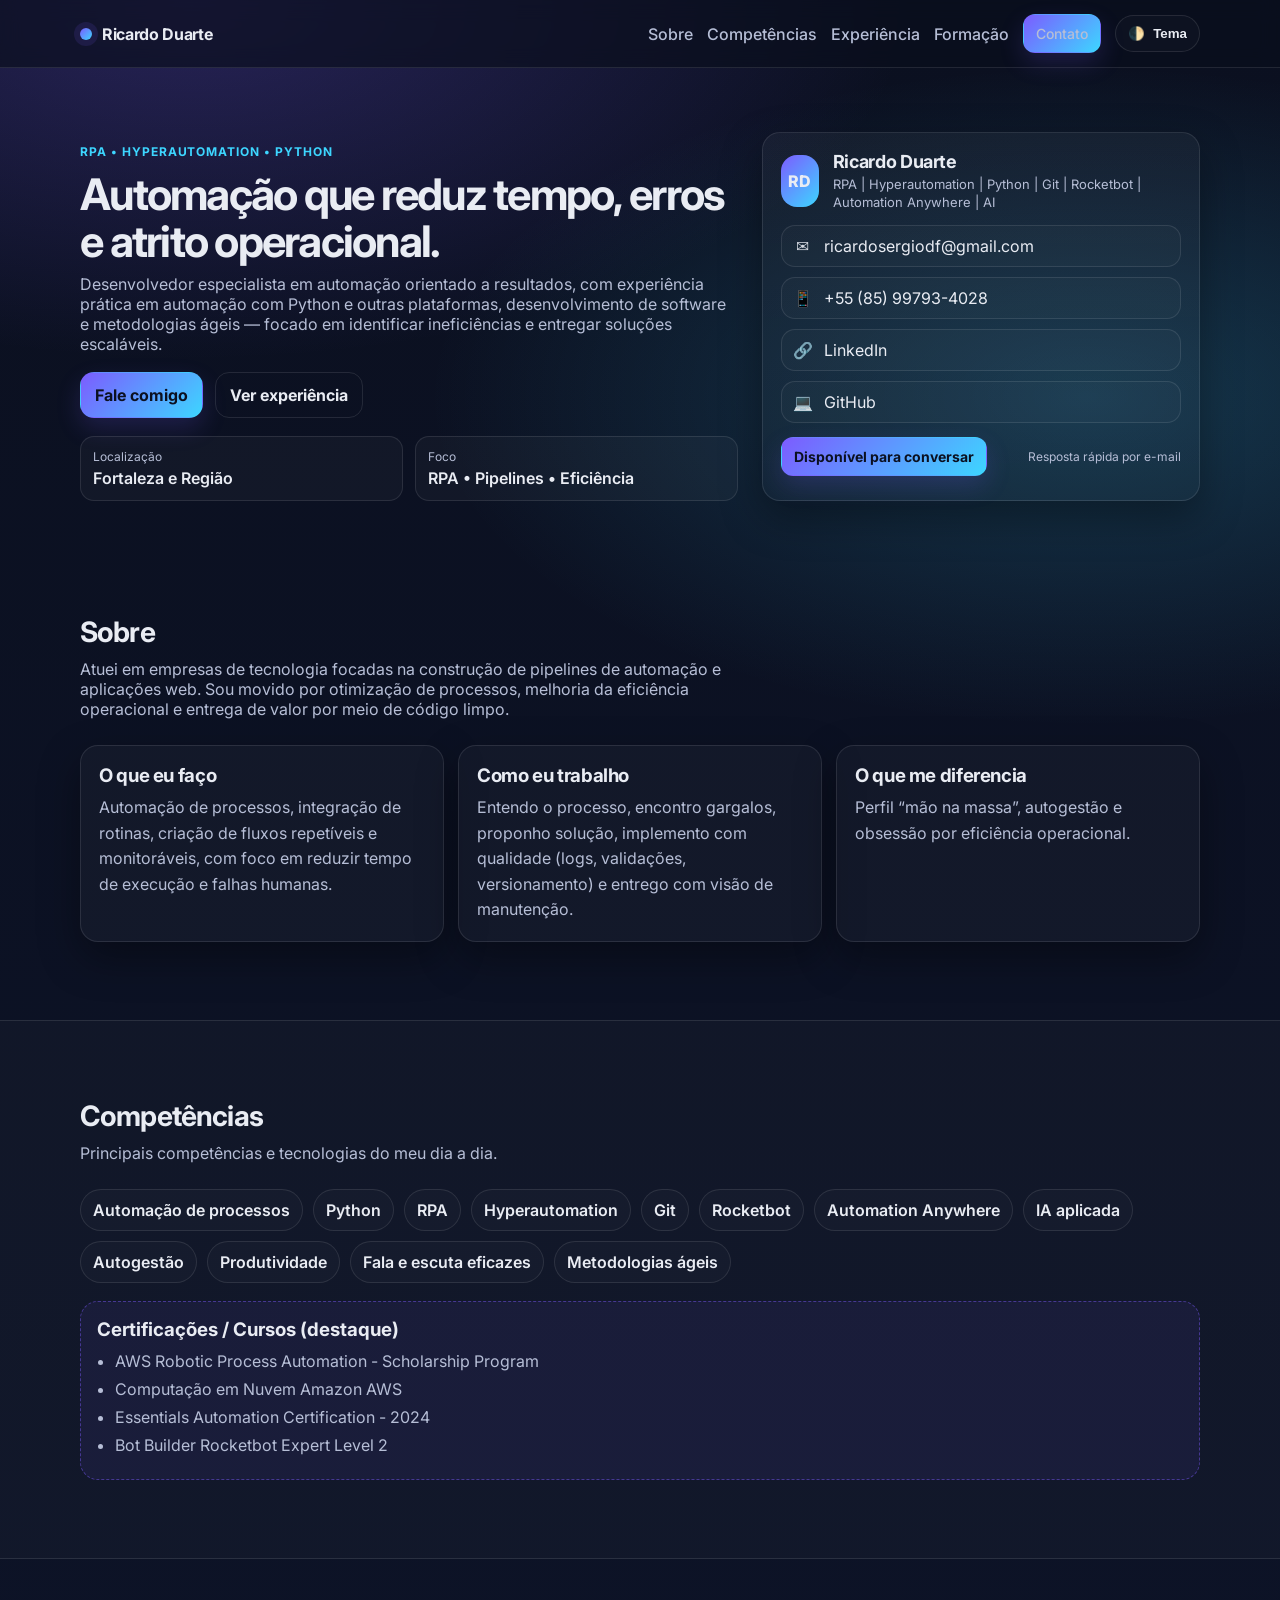
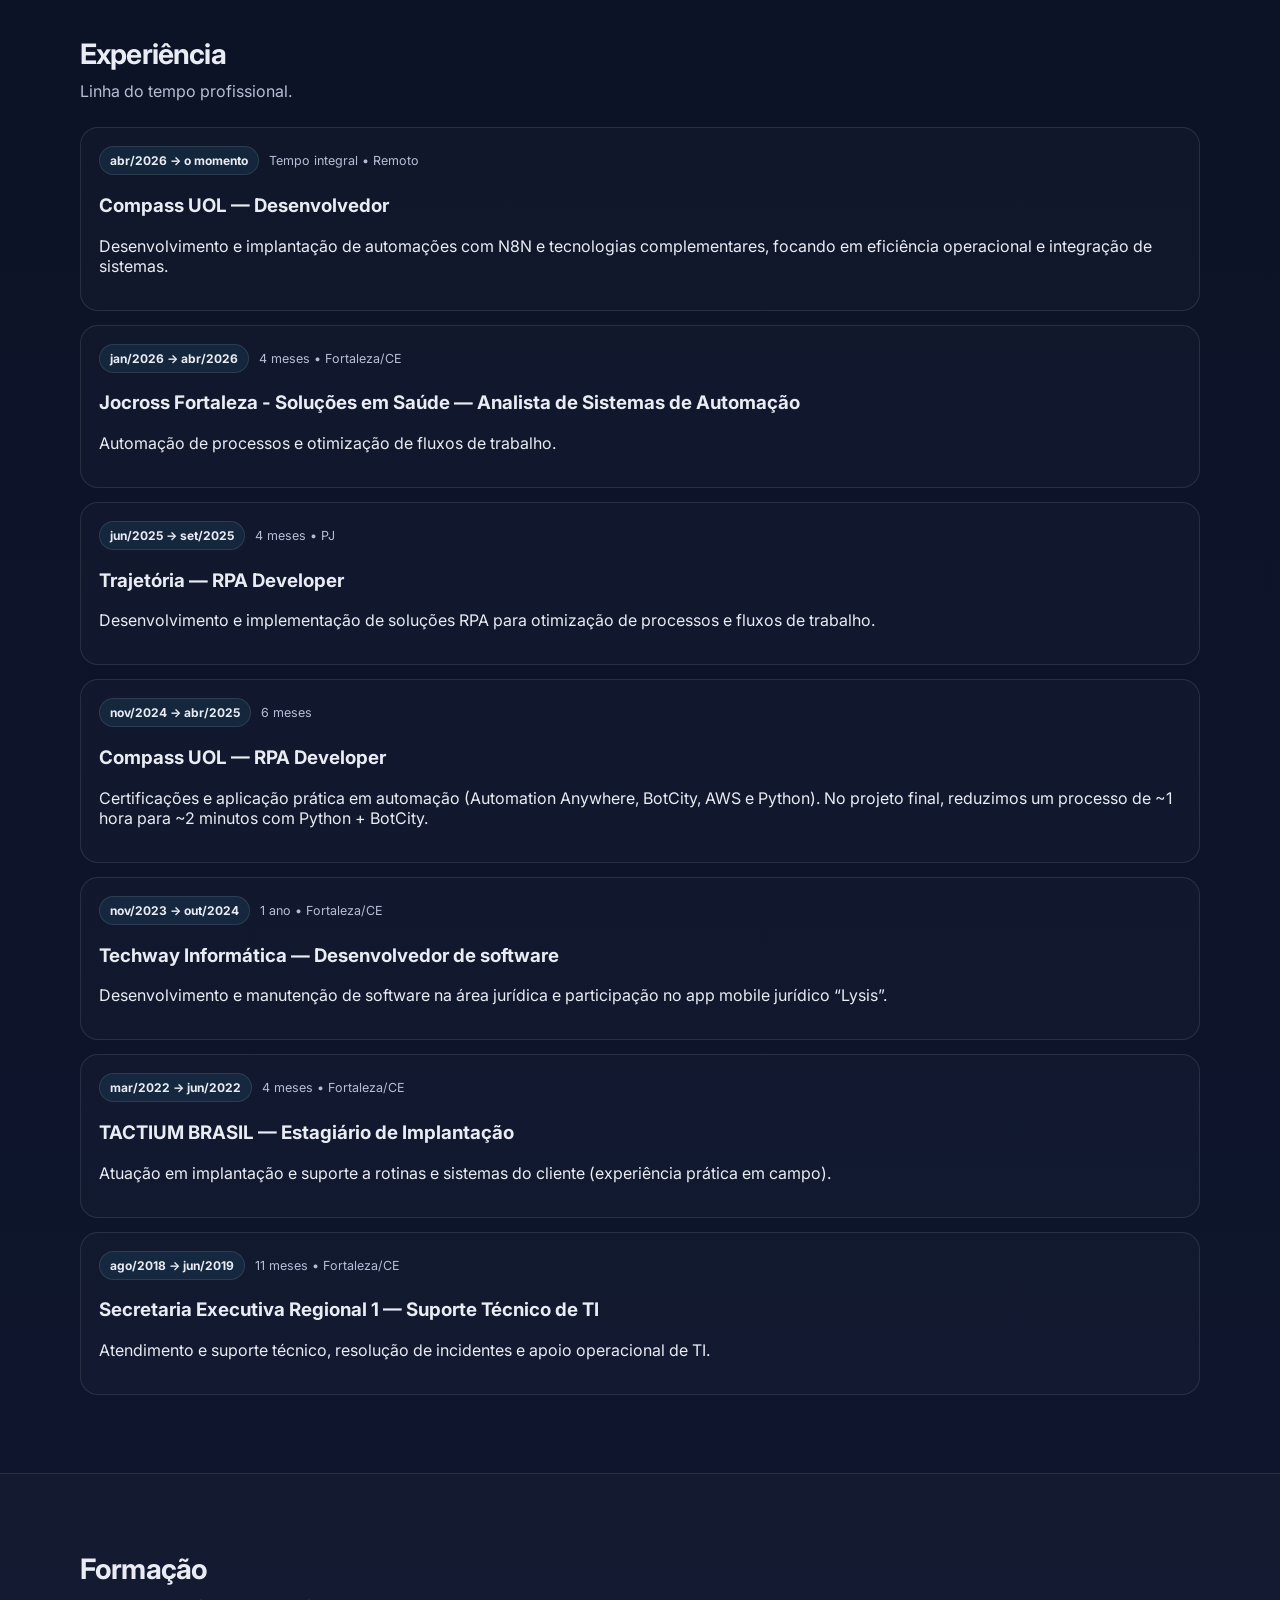
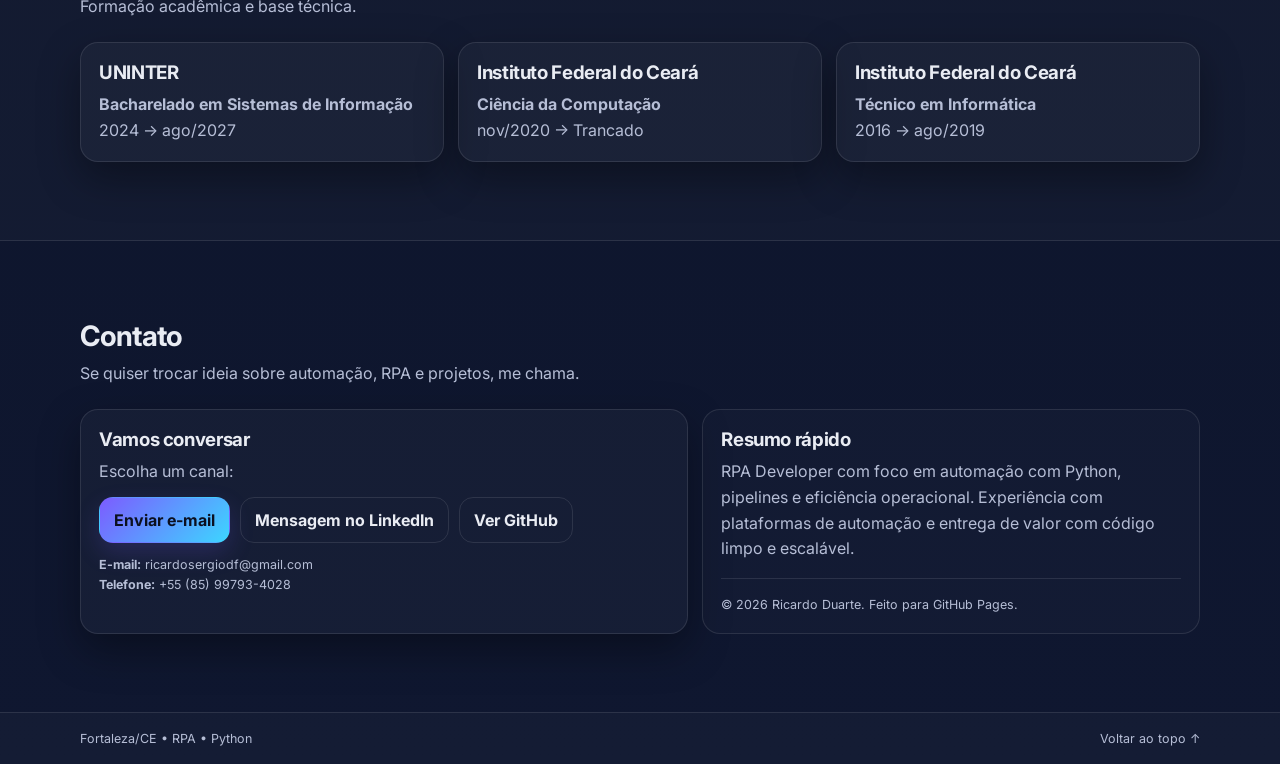
<file: index.html>
<!doctype html>
<html lang="pt-BR">
<head>
  <meta charset="utf-8" />
  <meta name="viewport" content="width=device-width,initial-scale=1" />
  <meta name="description" content="Portfólio de Ricardo Duarte - RPA | Hyperautomation | Python" />
  <title>Ricardo Duarte • RPA Developer</title>
  <link rel="preconnect" href="https://fonts.googleapis.com">
  <link rel="preconnect" href="https://fonts.gstatic.com" crossorigin>
  <link href="https://fonts.googleapis.com/css2?family=Inter:wght@400;500;600;700&display=swap" rel="stylesheet">
  <link rel="stylesheet" href="styles.css" />
</head>

<body>
  <a class="skip" href="#conteudo">Pular para o conteúdo</a>

  <header class="header">
    <div class="container header__inner">
      <a class="brand" href="#topo" aria-label="Ir para o topo">
        <span class="brand__dot" aria-hidden="true"></span>
        <span class="brand__text">Ricardo Duarte</span>
      </a>

      <nav class="nav" aria-label="Navegação principal">
        <button class="nav__toggle" id="navToggle" aria-expanded="false" aria-controls="navLinks">
          <span class="nav__toggleBar"></span>
          <span class="nav__toggleBar"></span>
          <span class="nav__toggleBar"></span>
          <span class="sr-only">Abrir menu</span>
        </button>

        <div class="nav__links" id="navLinks">
          <a href="#sobre">Sobre</a>
          <a href="#competencias">Competências</a>
          <a href="#experiencia">Experiência</a>
          <a href="#formacao">Formação</a>
          <a href="#contato" class="btn btn--sm">Contato</a>
          <button id="themeToggle" class="chip" type="button" aria-label="Alternar tema">
            <span aria-hidden="true">🌓</span> Tema
          </button>
        </div>
      </nav>
    </div>
  </header>

  <main id="conteudo">
    <!-- HERO -->
    <section class="hero" id="topo">
      <div class="container hero__grid">
        <div class="hero__content">
          <p class="kicker">RPA • Hyperautomation • Python</p>
          <h1>Automação que reduz tempo, erros e atrito operacional.</h1>

          <p class="lead">
            Desenvolvedor especialista em automação orientado a resultados, com experiência prática em automação com Python e outras plataformas,
            desenvolvimento de software e metodologias ágeis — focado em identificar ineficiências e entregar soluções escaláveis.
          </p>

          <div class="hero__cta">
            <a class="btn" href="#contato">Fale comigo</a>
            <a class="btn btn--ghost" href="#experiencia">Ver experiência</a>
          </div>

          <div class="hero__meta">
            <div class="metaCard">
              <span class="metaCard__label">Localização</span>
              <span class="metaCard__value">Fortaleza e Região</span>
            </div>
            <div class="metaCard">
              <span class="metaCard__label">Foco</span>
              <span class="metaCard__value">RPA • Pipelines • Eficiência</span>
            </div>
          </div>
        </div>

        <aside class="hero__aside" aria-label="Cartão de perfil">
          <div class="profileCard">
            <div class="profileCard__top">
              <div class="avatar" aria-hidden="true">RD</div>
              <div>
                <h2 class="profileCard__name">Ricardo Duarte</h2>
                <p class="profileCard__role">RPA | Hyperautomation | Python | Git | Rocketbot | Automation Anywhere | AI</p>
              </div>
            </div>

            <div class="profileCard__links">
              <a class="linkRow" href="mailto:ricardosergiodf@gmail.com">
                <span class="linkRow__icon" aria-hidden="true">✉️</span>
                <span>ricardosergiodf@gmail.com</span>
              </a>

              <a class="linkRow" href="tel:8+555997934028">
                <span class="linkRow__icon" aria-hidden="true">📱</span>
                <span>+55 (85) 99793-4028</span>
              </a>

              <a class="linkRow" href="https://www.linkedin.com/in/ricardo-duarte-dev" target="_blank" rel="noreferrer">
                <span class="linkRow__icon" aria-hidden="true">🔗</span>
                <span>LinkedIn</span>
              </a>

              <a class="linkRow" href="https://github.com/ricardosergiodf" target="_blank" rel="noreferrer">
                <span class="linkRow__icon" aria-hidden="true">💻</span>
                <span>GitHub</span>
              </a>
            </div>

            <div class="profileCard__footer">
              <a class="btn btn--sm" href="#contato">Disponível para conversar</a>
              <span class="hint">Resposta rápida por e-mail</span>
            </div>
          </div>
        </aside>
      </div>
    </section>

    <!-- SOBRE -->
    <section class="section" id="sobre">
      <div class="container">
        <div class="section__head">
          <h2>Sobre</h2>
          <p>
            Atuei em empresas de tecnologia focadas na construção de pipelines de automação e aplicações web.
            Sou movido por otimização de processos, melhoria da eficiência operacional e entrega de valor por meio de código limpo.
          </p>
        </div>

        <div class="cardsGrid">
          <article class="card">
            <h3>O que eu faço</h3>
            <p>
              Automação de processos, integração de rotinas, criação de fluxos repetíveis e monitoráveis,
              com foco em reduzir tempo de execução e falhas humanas.
            </p>
          </article>

          <article class="card">
            <h3>Como eu trabalho</h3>
            <p>
              Entendo o processo, encontro gargalos, proponho solução, implemento com qualidade (logs, validações, versionamento)
              e entrego com visão de manutenção.
            </p>
          </article>

          <article class="card">
            <h3>O que me diferencia</h3>
            <p>
              Perfil “mão na massa”, autogestão e obsessão por eficiência operacional.
            </p>
          </article>
        </div>
      </div>
    </section>

    <!-- COMPETÊNCIAS -->
    <section class="section section--alt" id="competencias">
      <div class="container">
        <div class="section__head">
          <h2>Competências</h2>
          <p>Principais competências e tecnologias do meu dia a dia.</p>
        </div>

        <div class="chips" role="list">
          <span class="chip" role="listitem">Automação de processos</span>
          <span class="chip" role="listitem">Python</span>
          <span class="chip" role="listitem">RPA</span>
          <span class="chip" role="listitem">Hyperautomation</span>
          <span class="chip" role="listitem">Git</span>
          <span class="chip" role="listitem">Rocketbot</span>
          <span class="chip" role="listitem">Automation Anywhere</span>
          <span class="chip" role="listitem">IA aplicada</span>
          <span class="chip" role="listitem">Autogestão</span>
          <span class="chip" role="listitem">Produtividade</span>
          <span class="chip" role="listitem">Fala e escuta eficazes</span>
          <span class="chip" role="listitem">Metodologias ágeis</span>
        </div>

        <div class="callout">
          <h3>Certificações / Cursos (destaque)</h3>
          <ul class="list">
            <li>AWS Robotic Process Automation - Scholarship Program</li>
            <li>Computação em Nuvem Amazon AWS</li>
            <li>Essentials Automation Certification - 2024</li>
            <li>Bot Builder Rocketbot Expert Level 2</li>
          </ul>
        </div>
      </div>
    </section>

    <!-- EXPERIÊNCIA -->
    <section class="section" id="experiencia">
      <div class="container">
        <div class="section__head">
          <h2>Experiência</h2>
          <p>Linha do tempo profissional.</p>
        </div>

        <div class="timeline">
          <article class="timelineItem">
            <div class="timelineItem__meta">
              <span class="badge">abr/2026 → o momento</span>
              <span class="small">Tempo integral • Remoto</span>
            </div>
            <h3>Compass UOL — Desenvolvedor</h3>
            <p>
              Desenvolvimento e implantação de automações com N8N e tecnologias complementares, focando em eficiência operacional e integração de sistemas.
            </p>
          </article>

          <article class="timelineItem">
            <div class="timelineItem__meta">
              <span class="badge">jan/2026 → abr/2026</span>
              <span class="small">4 meses • Fortaleza/CE</span>
            </div>
            <h3>Jocross Fortaleza - Soluções em Saúde — Analista de Sistemas de Automação</h3>
            <p>
              Automação de processos e otimização de fluxos de trabalho.
            </p>
          </article>

          <article class="timelineItem">
            <div class="timelineItem__meta">
              <span class="badge">jun/2025 → set/2025</span>
              <span class="small">4 meses • PJ</span>
            </div>
            <h3>Trajetória — RPA Developer</h3>
            <p>
              Desenvolvimento e implementação de soluções RPA para otimização de processos e fluxos de trabalho.
            </p>
          </article>

          <article class="timelineItem">
            <div class="timelineItem__meta">
              <span class="badge">nov/2024 → abr/2025</span>
              <span class="small">6 meses</span>
            </div>
            <h3>Compass UOL — RPA Developer</h3>
            <p>
              Certificações e aplicação prática em automação (Automation Anywhere, BotCity, AWS e Python).
              No projeto final, reduzimos um processo de ~1 hora para ~2 minutos com Python + BotCity.
            </p>
          </article>

          <article class="timelineItem">
            <div class="timelineItem__meta">
              <span class="badge">nov/2023 → out/2024</span>
              <span class="small">1 ano • Fortaleza/CE</span>
            </div>
            <h3>Techway Informática — Desenvolvedor de software</h3>
            <p>
              Desenvolvimento e manutenção de software na área jurídica e participação no app mobile jurídico “Lysis”.
            </p>
          </article>

          <article class="timelineItem">
            <div class="timelineItem__meta">
              <span class="badge">mar/2022 → jun/2022</span>
              <span class="small">4 meses • Fortaleza/CE</span>
            </div>
            <h3>TACTIUM BRASIL — Estagiário de Implantação</h3>
            <p>Atuação em implantação e suporte a rotinas e sistemas do cliente (experiência prática em campo).</p>
          </article>

          <article class="timelineItem">
            <div class="timelineItem__meta">
              <span class="badge">ago/2018 → jun/2019</span>
              <span class="small">11 meses • Fortaleza/CE</span>
            </div>
            <h3>Secretaria Executiva Regional 1 — Suporte Técnico de TI</h3>
            <p>Atendimento e suporte técnico, resolução de incidentes e apoio operacional de TI.</p>
          </article>
        </div>
      </div>
    </section>

    <!-- FORMAÇÃO -->
    <section class="section section--alt" id="formacao">
      <div class="container">
        <div class="section__head">
          <h2>Formação</h2>
          <p>Formação acadêmica e base técnica.</p>
        </div>

        <div class="cardsGrid">
          <article class="card">
            <h3>UNINTER</h3>
            <p><strong>Bacharelado em Sistemas de Informação</strong></p>
            <p class="muted">2024 → ago/2027</p>
          </article>

          <article class="card">
            <h3>Instituto Federal do Ceará</h3>
            <p><strong>Ciência da Computação</strong></p>
            <p class="muted">nov/2020 → Trancado</p>
          </article>

          <article class="card">
            <h3>Instituto Federal do Ceará</h3>
            <p><strong>Técnico em Informática</strong></p>
            <p class="muted">2016 → ago/2019</p>
          </article>
        </div>
      </div>
    </section>

    <!-- CONTATO -->
    <section class="section" id="contato">
      <div class="container">
        <div class="section__head">
          <h2>Contato</h2>
          <p>Se quiser trocar ideia sobre automação, RPA e projetos, me chama.</p>
        </div>

        <div class="contactGrid">
          <div class="card">
            <h3>Vamos conversar</h3>
            <p class="muted">Escolha um canal:</p>

            <div class="contactActions">
              <a class="btn" href="mailto:ricardosergiodf@gmail.com?subject=Contato%20-%20Portf%C3%B3lio">
                Enviar e-mail
              </a>
              <a class="btn btn--ghost" href="https://www.linkedin.com/in/ricardo-duarte-dev" target="_blank" rel="noreferrer">
                Mensagem no LinkedIn
              </a>
              <a class="btn btn--ghost" href="https://github.com/ricardosergiodf" target="_blank" rel="noreferrer">
                Ver GitHub
              </a>
            </div>

            <p class="small">
              <strong>E-mail:</strong> ricardosergiodf@gmail.com<br/>
              <strong>Telefone:</strong> +55 (85) 99793-4028
            </p>
          </div>

          <div class="card card--soft">
            <h3>Resumo rápido</h3>
            <p>
              RPA Developer com foco em automação com Python, pipelines e eficiência operacional. Experiência com plataformas
              de automação e entrega de valor com código limpo e escalável.
            </p>

            <div class="divider"></div>

            <p class="small muted">
              © <span id="year"></span> Ricardo Duarte. Feito para GitHub Pages.
            </p>
          </div>
        </div>
      </div>
    </section>

  </main>

  <footer class="footer">
    <div class="container footer__inner">
      <span class="small muted">Fortaleza/CE • RPA • Python</span>
      <a class="small" href="#topo">Voltar ao topo ↑</a>
    </div>
  </footer>

  <script src="script.js"></script>
</body>
</html>
</file>
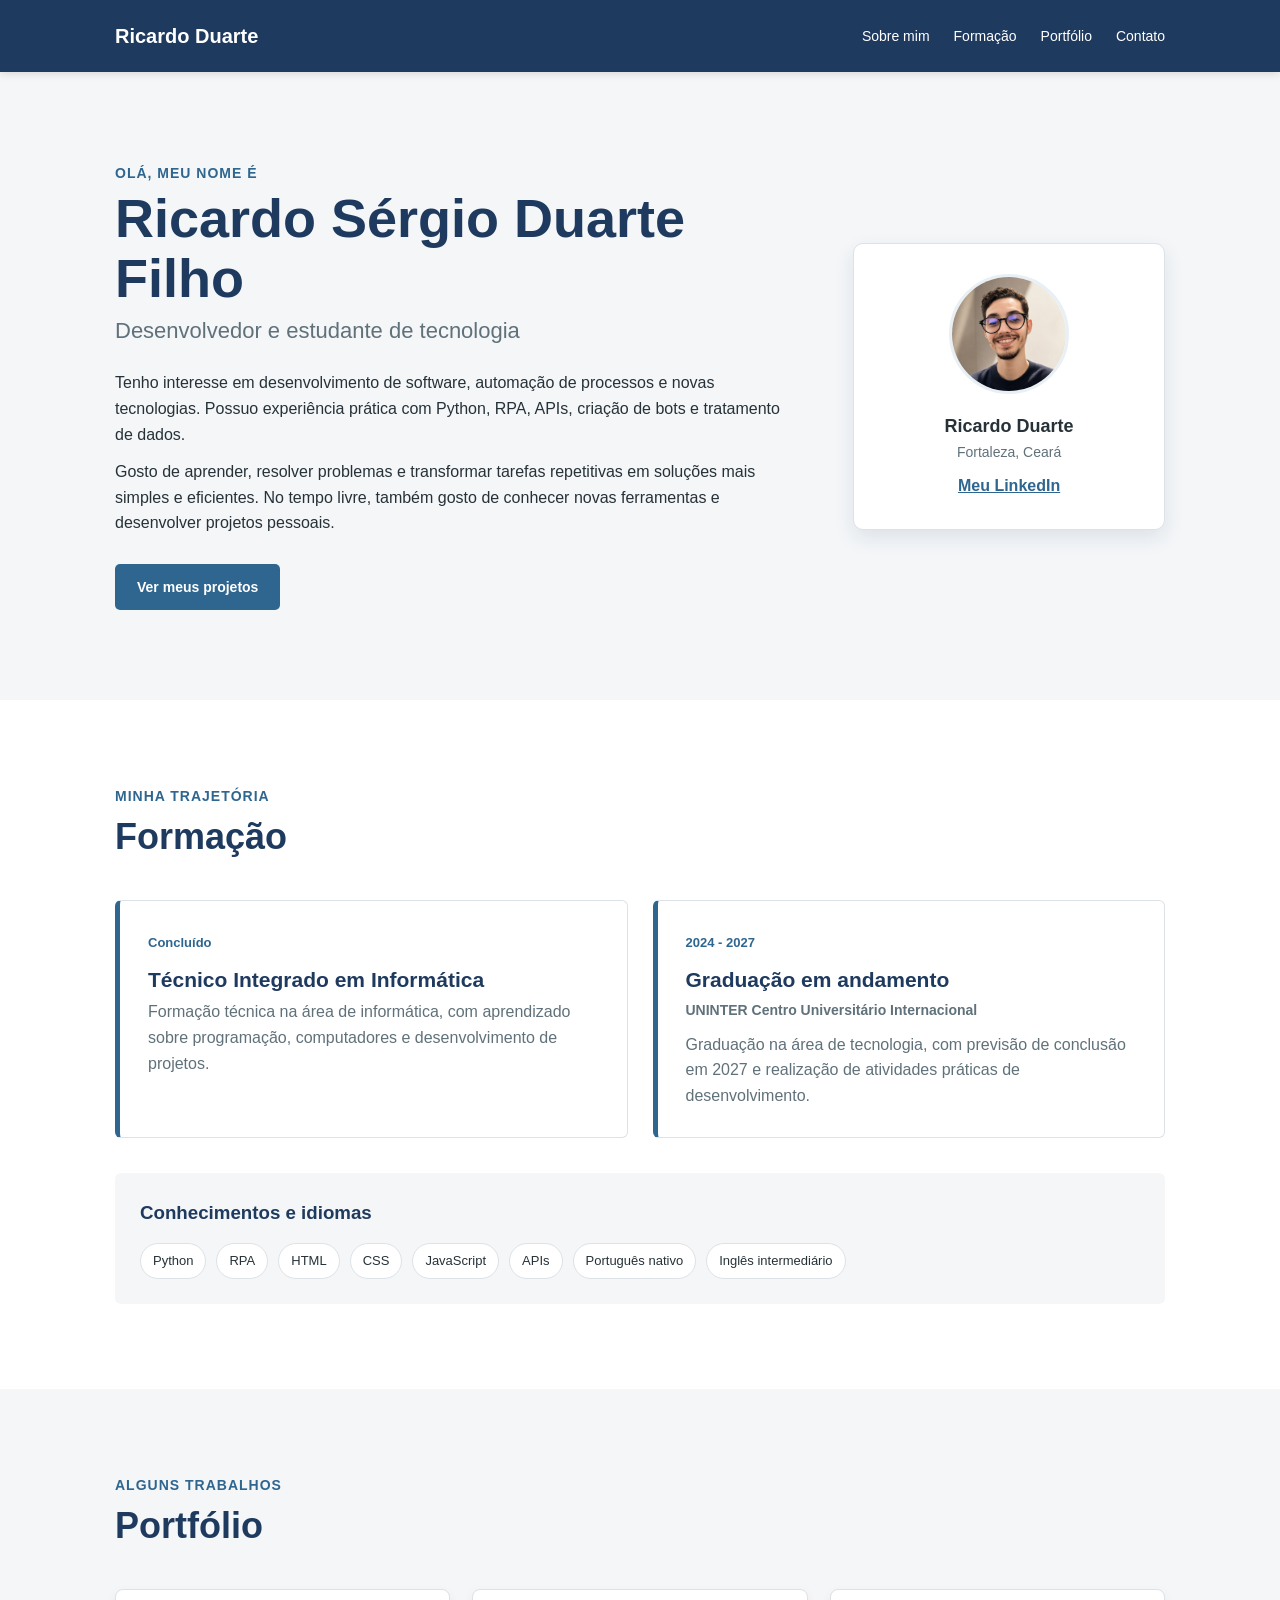
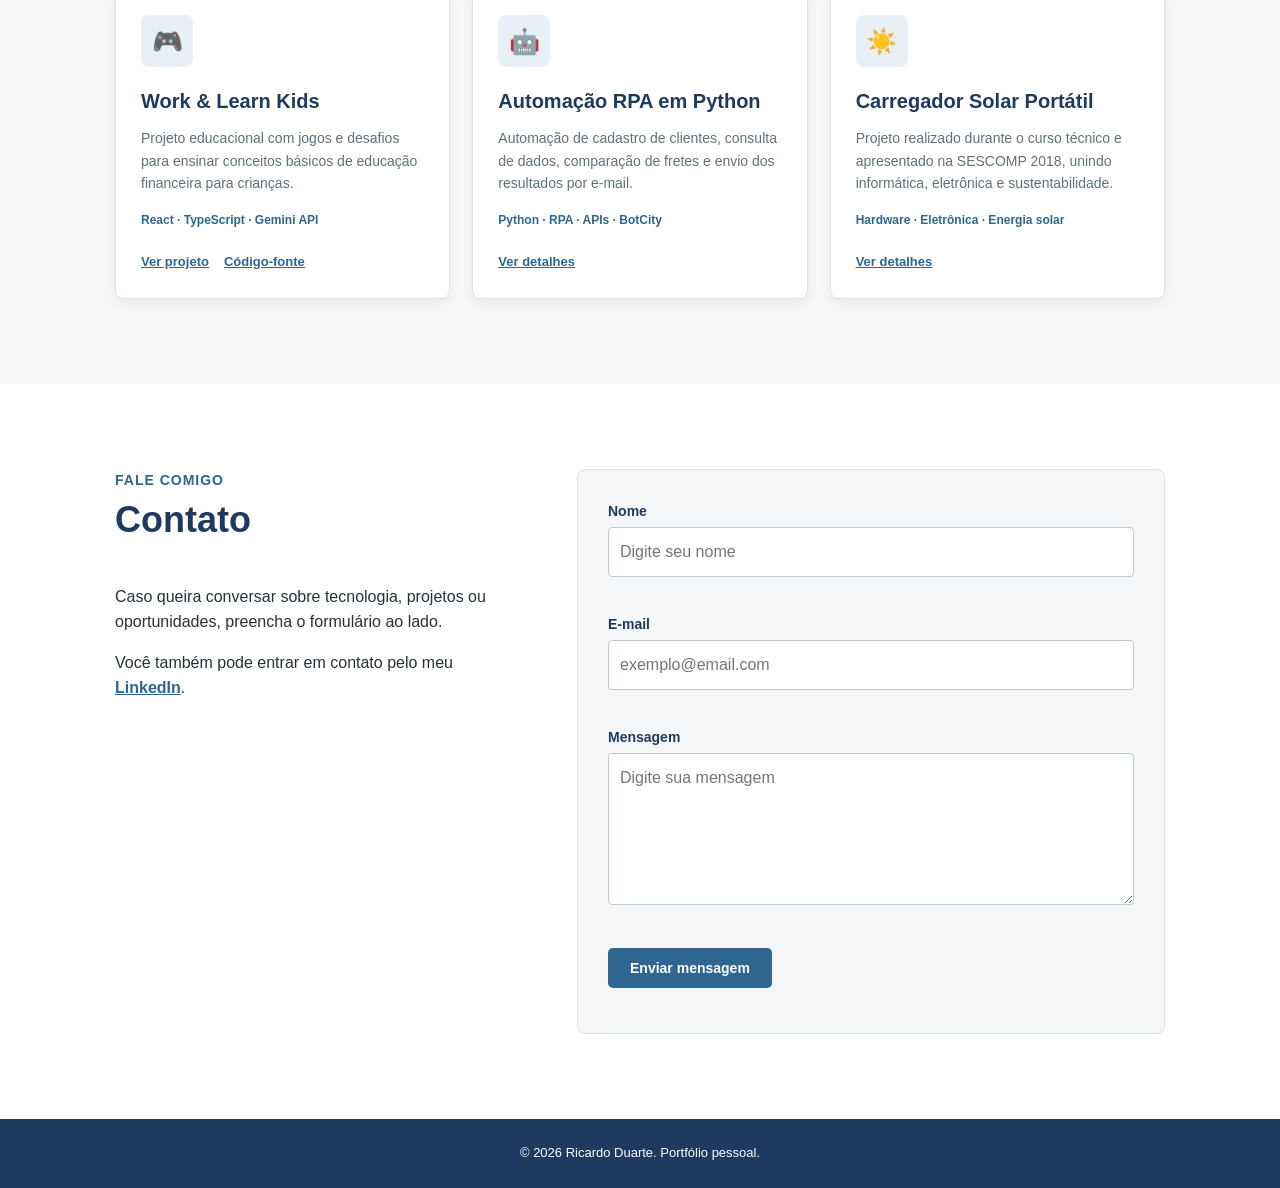
<file: atividade-pratica-web/index.html>
<!DOCTYPE html>
<html lang="pt-BR">
<head>
    <meta charset="UTF-8">
    <meta name="viewport" content="width=device-width, initial-scale=1.0">
    <meta name="description" content="Portfólio pessoal de Ricardo Duarte.">
    <title>Ricardo Duarte | Portfólio</title>
    <link rel="icon" href="assets/favicon.svg" type="image/svg+xml">
    <link rel="stylesheet" href="style.css">
</head>
<body>
    <!-- Menu com links para as seções da página -->
    <header>
        <div class="container cabecalho">
            <a class="logo" href="#sobre">Ricardo Duarte</a>

            <nav aria-label="Menu principal">
                <a href="#sobre">Sobre mim</a>
                <a href="#formacao">Formação</a>
                <a href="#portfolio">Portfólio</a>
                <a href="#contato">Contato</a>
            </nav>
        </div>
    </header>

    <main>
        <!-- Seção Sobre mim -->
        <section id="sobre" class="inicio">
            <div class="container inicio-conteudo">
                <div>
                    <p class="destaque">Olá, meu nome é</p>
                    <h1>Ricardo Sérgio Duarte Filho</h1>
                    <h2>Desenvolvedor e estudante de tecnologia</h2>
                    <p>
                        Tenho interesse em desenvolvimento de software, automação de processos e novas tecnologias. Possuo experiência prática com Python, RPA, APIs, criação de bots e tratamento de dados.
                    </p>
                    <p>
                        Gosto de aprender, resolver problemas e transformar tarefas repetitivas em soluções mais simples e eficientes. No tempo livre, também gosto de conhecer novas ferramentas e desenvolver projetos pessoais.
                    </p>
                    <a class="botao" href="#portfolio">Ver meus projetos</a>
                </div>

                <div class="perfil">
                    <img class="foto" src="assets/eu.jfif" alt="Foto de Ricardo Duarte">
                    <strong>Ricardo Duarte</strong>
                    <span>Fortaleza, Ceará</span>
                    <a href="https://www.linkedin.com/in/ricardo-duarte-dev/" target="_blank" rel="noopener noreferrer">Meu LinkedIn</a>
                </div>
            </div>
        </section>

        <!-- Seção Formação -->
        <section id="formacao" class="secao">
            <div class="container">
                <div class="titulo-secao">
                    <p>Minha trajetória</p>
                    <h2>Formação</h2>
                </div>

                <div class="formacoes">
                    <article class="formacao-item">
                        <span class="ano">Concluído</span>
                        <h3>Técnico Integrado em Informática</h3>
                        <p>
                            Formação técnica na área de informática, com aprendizado sobre programação, computadores e desenvolvimento de projetos.
                        </p>
                    </article>

                    <article class="formacao-item">
                        <span class="ano">2024 - 2027</span>
                        <h3>Graduação em andamento</h3>
                        <h4>UNINTER Centro Universitário Internacional</h4>
                        <p>
                            Graduação na área de tecnologia, com previsão de conclusão em 2027 e realização de atividades práticas de desenvolvimento.
                        </p>
                    </article>
                </div>

                <div class="conhecimentos">
                    <h3>Conhecimentos e idiomas</h3>
                    <div class="lista-conhecimentos">
                        <span>Python</span>
                        <span>RPA</span>
                        <span>HTML</span>
                        <span>CSS</span>
                        <span>JavaScript</span>
                        <span>APIs</span>
                        <span>Português nativo</span>
                        <span>Inglês intermediário</span>
                    </div>
                </div>
            </div>
        </section>

        <!-- Seção Portfólio -->
        <section id="portfolio" class="secao fundo-claro">
            <div class="container">
                <div class="titulo-secao">
                    <p>Alguns trabalhos</p>
                    <h2>Portfólio</h2>
                </div>

                <div class="projetos">
                    <article class="projeto">
                        <div class="icone-projeto">🎮</div>
                        <h3>Work &amp; Learn Kids</h3>
                        <p>
                            Projeto educacional com jogos e desafios para ensinar conceitos básicos de educação financeira para crianças.
                        </p>
                        <p class="tecnologias">React · TypeScript · Gemini API</p>
                        <div class="links-projeto">
                            <a href="https://lnkd.in/dW6nADwN" target="_blank" rel="noopener noreferrer">Ver projeto</a>
                            <a href="https://lnkd.in/dH4pgaZZ" target="_blank" rel="noopener noreferrer">Código-fonte</a>
                        </div>
                    </article>

                    <article class="projeto">
                        <div class="icone-projeto">🤖</div>
                        <h3>Automação RPA em Python</h3>
                        <p>
                            Automação de cadastro de clientes, consulta de dados, comparação de fretes e envio dos resultados por e-mail.
                        </p>
                        <p class="tecnologias">Python · RPA · APIs · BotCity</p>
                        <div class="links-projeto">
                            <a href="https://www.linkedin.com/in/ricardo-duarte-dev/details/projects/" target="_blank" rel="noopener noreferrer">Ver detalhes</a>
                        </div>
                    </article>

                    <article class="projeto">
                        <div class="icone-projeto">☀️</div>
                        <h3>Carregador Solar Portátil</h3>
                        <p>
                            Projeto realizado durante o curso técnico e apresentado na SESCOMP 2018, unindo informática, eletrônica e sustentabilidade.
                        </p>
                        <p class="tecnologias">Hardware · Eletrônica · Energia solar</p>
                        <div class="links-projeto">
                            <a href="https://www.linkedin.com/in/ricardo-duarte-dev/details/projects/" target="_blank" rel="noopener noreferrer">Ver detalhes</a>
                        </div>
                    </article>
                </div>
            </div>
        </section>

        <!-- Seção Contato -->
        <section id="contato" class="secao">
            <div class="container contato-conteudo">
                <div class="contato-texto">
                    <div class="titulo-secao">
                        <p>Fale comigo</p>
                        <h2>Contato</h2>
                    </div>
                    <p>
                        Caso queira conversar sobre tecnologia, projetos ou oportunidades, preencha o formulário ao lado.
                    </p>
                    <p>
                        Você também pode entrar em contato pelo meu
                        <a href="https://www.linkedin.com/in/ricardo-duarte-dev/" target="_blank" rel="noopener noreferrer">LinkedIn</a>.
                    </p>
                </div>

                <!-- O envio é apenas uma simulação para a atividade -->
                <form id="formulario" novalidate>
                    <div class="campo">
                        <label for="nome">Nome</label>
                        <input type="text" id="nome" name="nome" placeholder="Digite seu nome">
                        <small id="erro-nome"></small>
                    </div>

                    <div class="campo">
                        <label for="email">E-mail</label>
                        <input type="email" id="email" name="email" placeholder="exemplo@email.com">
                        <small id="erro-email"></small>
                    </div>

                    <div class="campo">
                        <label for="mensagem">Mensagem</label>
                        <textarea id="mensagem" name="mensagem" rows="5" placeholder="Digite sua mensagem"></textarea>
                        <small id="erro-mensagem"></small>
                    </div>

                    <button class="botao" type="submit">Enviar mensagem</button>
                    <p id="mensagem-sucesso" class="mensagem-sucesso" role="status"></p>
                </form>
            </div>
        </section>
    </main>

    <footer>
        <div class="container">
            <p>&copy; <span id="ano-atual">2026</span> Ricardo Duarte. Portfólio pessoal.</p>
        </div>
    </footer>

    <script src="script.js"></script>
</body>
</html>
</file>
<file: styles.css>
:root{
  --bg: #0b1020;
  --bg2:#0f1730;
  --card:#111a33;
  --text:#e9ecf3;
  --muted:#b6bed6;
  --line: rgba(255,255,255,.10);
  --brand:#7c5cff;
  --brand2:#3dd6ff;
  --shadow: 0 16px 40px rgba(0,0,0,.35);
  --radius: 18px;
  --max: 1120px;
}

[data-theme="light"]{
  --bg:#f7f8fc;
  --bg2:#eef1fb;
  --card:#ffffff;
  --text:#0f172a;
  --muted:#475569;
  --line: rgba(2,6,23,.10);
  --shadow: 0 16px 40px rgba(2,6,23,.08);
}

*{ box-sizing:border-box; }
html{ scroll-behavior:smooth; }
body{
  margin:0;
  font-family: Inter, system-ui, -apple-system, Segoe UI, Roboto, Arial, sans-serif;
  background: radial-gradient(1200px 600px at 15% 0%, rgba(124,92,255,.25), transparent 60%),
              radial-gradient(1200px 600px at 85% 10%, rgba(61,214,255,.20), transparent 55%),
              linear-gradient(180deg, var(--bg), var(--bg2));
  color:var(--text);
}

a{ color:inherit; text-decoration:none; }
a:hover{ opacity:.9; }

.container{
  width: min(var(--max), calc(100% - 40px));
  margin-inline:auto;
}

.skip{
  position:absolute; left:-999px; top:0;
  background:var(--card); border:1px solid var(--line);
  padding:10px 12px; border-radius:10px;
}
.skip:focus{ left:12px; top:12px; z-index:999; }

.header{
  position:sticky; top:0; z-index:50;
  background: rgba(10,14,28,.65);
  backdrop-filter: blur(10px);
  border-bottom:1px solid var(--line);
}
[data-theme="light"] .header{
  background: rgba(247,248,252,.75);
}

.header__inner{
  display:flex; align-items:center; justify-content:space-between;
  padding:14px 0;
}

.brand{ display:flex; align-items:center; gap:10px; }
.brand__dot{
  width:12px; height:12px; border-radius:999px;
  background: linear-gradient(135deg, var(--brand), var(--brand2));
  box-shadow: 0 0 0 6px rgba(124,92,255,.12);
}
.brand__text{ font-weight:700; letter-spacing:-0.02em; }

.nav{ display:flex; align-items:center; gap:14px; }
.nav__toggle{
  display:none;
  background:transparent; border:0; cursor:pointer;
  padding:10px; border-radius:12px;
}
.nav__toggleBar{
  display:block; width:20px; height:2px; background:var(--text);
  margin:4px 0; border-radius:2px;
}
.nav__links{ display:flex; align-items:center; gap:14px; }
.nav__links a{ font-weight:500; color:var(--muted); }
.nav__links a:hover{ color:var(--text); }

.section{ padding:78px 0; }
.section--alt{ background: rgba(255,255,255,.02); border-top:1px solid var(--line); border-bottom:1px solid var(--line); }
[data-theme="light"] .section--alt{ background: rgba(2,6,23,.02); }

.section__head{
  display:grid;
  grid-template-columns: 1fr;
  gap:10px;
  margin-bottom:26px;
}
.section__head h2{
  margin:0;
  font-size: clamp(22px, 2.2vw, 30px);
  letter-spacing:-0.03em;
}
.section__head p{ margin:0; color:var(--muted); max-width:70ch; }

.hero{ padding:64px 0 36px; }
.hero__grid{
  display:grid;
  grid-template-columns: 1.2fr .8fr;
  gap:24px;
  align-items:stretch;
}
.kicker{
  color: var(--brand2);
  font-weight:700;
  letter-spacing:.08em;
  text-transform:uppercase;
  font-size:12px;
}
.hero h1{
  margin:10px 0 10px;
  font-size: clamp(30px, 3.4vw, 46px);
  letter-spacing:-0.04em;
  line-height:1.07;
}
.lead{ margin:0 0 18px; color:var(--muted); max-width:70ch; }

.hero__cta{ display:flex; gap:12px; flex-wrap:wrap; margin-top:18px; }

.hero__meta{
  display:grid;
  grid-template-columns: repeat(2, minmax(0,1fr));
  gap:12px;
  margin-top:18px;
}
.metaCard{
  background: rgba(255,255,255,.03);
  border:1px solid var(--line);
  border-radius: 14px;
  padding:12px 12px;
}
[data-theme="light"] .metaCard{ background: rgba(2,6,23,.02); }
.metaCard__label{ display:block; color:var(--muted); font-size:12px; }
.metaCard__value{ display:block; margin-top:4px; font-weight:600; }

.profileCard{
  background: linear-gradient(180deg, rgba(255,255,255,.04), rgba(255,255,255,.02));
  border:1px solid var(--line);
  border-radius: var(--radius);
  box-shadow: var(--shadow);
  padding:18px;
  height:100%;
}
[data-theme="light"] .profileCard{
  background: linear-gradient(180deg, rgba(2,6,23,.02), rgba(2,6,23,.01));
}
.profileCard__top{ display:flex; gap:14px; align-items:center; }
.avatar{
  width:52px; height:52px; border-radius:16px;
  display:grid; place-items:center;
  font-weight:800;
  background: linear-gradient(135deg, var(--brand), var(--brand2));
}
.profileCard__name{ margin:0; font-size:18px; letter-spacing:-0.02em; }
.profileCard__role{ margin:4px 0 0; color:var(--muted); font-size:13px; line-height:1.35; }

.profileCard__links{ margin-top:14px; display:grid; gap:10px; }
.linkRow{
  display:flex; gap:10px; align-items:center;
  padding:10px 10px;
  border:1px solid var(--line);
  border-radius: 14px;
  background: rgba(255,255,255,.02);
}
[data-theme="light"] .linkRow{ background: rgba(2,6,23,.01); }
.linkRow__icon{ width:22px; text-align:center; opacity:.9; }

.profileCard__footer{
  margin-top:14px;
  display:flex; align-items:center; justify-content:space-between;
  gap:10px;
}
.hint{ color:var(--muted); font-size:12px; }

.btn{
  display:inline-flex; align-items:center; justify-content:center;
  gap:10px;
  padding:12px 14px;
  border-radius: 14px;
  border:1px solid transparent;
  background: linear-gradient(135deg, var(--brand), var(--brand2));
  color:#0b1020;
  font-weight:700;
  cursor:pointer;
  box-shadow: 0 10px 24px rgba(124,92,255,.18);
}
.btn--ghost{
  background: transparent;
  border-color: var(--line);
  color: var(--text);
  box-shadow:none;
}
.btn--sm{ padding:10px 12px; border-radius:12px; font-size:14px; }

.cardsGrid{
  display:grid;
  grid-template-columns: repeat(3, minmax(0,1fr));
  gap:14px;
}
.card{
  background: rgba(255,255,255,.03);
  border: 1px solid var(--line);
  border-radius: var(--radius);
  padding:18px;
  box-shadow: var(--shadow);
}
[data-theme="light"] .card{
  background: #fff;
}
.card--soft{
  background: rgba(255,255,255,.02);
  box-shadow:none;
}
.card h3{ margin:0 0 8px; letter-spacing:-0.02em; }
.card p{ margin:0; color:var(--muted); line-height:1.6; }

.chips{ display:flex; flex-wrap:wrap; gap:10px; }
.chip{
  display:inline-flex;
  gap:8px;
  align-items:center;
  padding:10px 12px;
  border:1px solid var(--line);
  border-radius: 999px;
  background: rgba(255,255,255,.02);
  color: var(--text);
  font-weight:600;
  cursor: default;
}
#themeToggle{ cursor:pointer; }
[data-theme="light"] .chip{ background: rgba(2,6,23,.02); }

.callout{
  margin-top:18px;
  border-radius: var(--radius);
  border: 1px dashed rgba(124,92,255,.45);
  padding:16px;
  background: rgba(124,92,255,.08);
}
[data-theme="light"] .callout{ background: rgba(124,92,255,.06); }
.callout h3{ margin:0 0 10px; }
.list{ margin:0; padding-left:18px; color:var(--muted); }
.list li{ margin:8px 0; }

.timeline{ display:grid; gap:14px; }
.timelineItem{
  border:1px solid var(--line);
  background: rgba(255,255,255,.02);
  border-radius: var(--radius);
  padding:18px;
}
[data-theme="light"] .timelineItem{ background: #fff; }
.timelineItem__meta{
  display:flex; align-items:center; gap:10px; flex-wrap:wrap;
  margin-bottom:8px;
}
.badge{
  display:inline-flex;
  padding:6px 10px;
  border-radius:999px;
  border:1px solid var(--line);
  background: rgba(61,214,255,.08);
  font-weight:700;
  font-size:12px;
}
.small{ font-size:12.5px; color:var(--muted); }
.muted{ color:var(--muted); }

.contactGrid{
  display:grid;
  grid-template-columns: 1.1fr .9fr;
  gap:14px;
}
.contactActions{ display:flex; flex-wrap:wrap; gap:10px; margin:12px 0; }

.divider{
  height:1px; background:var(--line);
  margin:16px 0;
}

.footer{
  border-top:1px solid var(--line);
  padding:18px 0;
  background: rgba(255,255,255,.02);
}
.footer__inner{
  display:flex; align-items:center; justify-content:space-between;
  gap:14px;
}

/* Responsive */
@media (max-width: 980px){
  .hero__grid{ grid-template-columns: 1fr; }
  .cardsGrid{ grid-template-columns: 1fr; }
  .contactGrid{ grid-template-columns: 1fr; }
  .hero__meta{ grid-template-columns: 1fr; }
}

@media (max-width: 760px){
  .nav__toggle{ display:inline-flex; }
  .nav__links{
    position:absolute;
    right:20px; top:60px;
    display:none;
    flex-direction:column;
    gap:10px;
    padding:12px;
    border:1px solid var(--line);
    border-radius: 16px;
    background: rgba(10,14,28,.88);
    backdrop-filter: blur(10px);
    min-width: 220px;
  }
  [data-theme="light"] .nav__links{ background: rgba(247,248,252,.92); }
  .nav__links.is-open{ display:flex; }
}
.sr-only{
  position:absolute;
  width:1px; height:1px;
  padding:0; margin:-1px;
  overflow:hidden; clip:rect(0,0,0,0);
  white-space:nowrap; border:0;
}
</file>
<file: atividade-pratica-web/style.css>
/* Configurações gerais */
:root {
    --azul: #1f3a5f;
    --azul-claro: #2f6690;
    --fundo: #ffffff;
    --fundo-claro: #f4f6f8;
    --texto: #263238;
    --texto-claro: #60717a;
    --borda: #dce2e6;
}

* {
    box-sizing: border-box;
    margin: 0;
    padding: 0;
}

html {
    scroll-behavior: smooth;
    scroll-padding-top: 72px;
}

body {
    color: var(--texto);
    background-color: var(--fundo);
    font-family: Arial, Helvetica, sans-serif;
    line-height: 1.6;
}

a {
    color: inherit;
    text-decoration: none;
}

.container {
    width: 90%;
    max-width: 1050px;
    margin: 0 auto;
}

/* Cabeçalho */
header {
    position: sticky;
    z-index: 10;
    top: 0;
    color: white;
    background-color: var(--azul);
    box-shadow: 0 2px 8px rgba(0, 0, 0, 0.12);
}

.cabecalho {
    display: flex;
    min-height: 72px;
    align-items: center;
    justify-content: space-between;
    gap: 30px;
}

.logo {
    font-size: 20px;
    font-weight: bold;
}

nav {
    display: flex;
    gap: 24px;
}

nav a {
    padding: 23px 0 19px;
    border-bottom: 3px solid transparent;
    font-size: 14px;
}

nav a:hover {
    border-color: white;
}

/* Seção inicial */
.inicio {
    padding: 90px 0;
    background-color: var(--fundo-claro);
}

.inicio-conteudo {
    display: grid;
    grid-template-columns: 1.5fr 0.7fr;
    align-items: center;
    gap: 70px;
}

.destaque,
.titulo-secao > p {
    color: var(--azul-claro);
    font-size: 14px;
    font-weight: bold;
    letter-spacing: 1px;
    text-transform: uppercase;
}

.inicio h1 {
    margin: 5px 0;
    color: var(--azul);
    font-size: 54px;
    line-height: 1.1;
}

.inicio h2 {
    margin-bottom: 22px;
    color: var(--texto-claro);
    font-size: 22px;
    font-weight: normal;
}

.inicio p:not(.destaque) {
    max-width: 680px;
    margin-bottom: 12px;
}

.botao {
    display: inline-block;
    margin-top: 16px;
    padding: 12px 22px;
    color: white;
    background-color: var(--azul-claro);
    border: 0;
    border-radius: 5px;
    font-size: 14px;
    font-weight: bold;
    cursor: pointer;
}

.botao:hover {
    background-color: var(--azul);
}

.perfil {
    display: flex;
    padding: 30px;
    align-items: center;
    flex-direction: column;
    background-color: white;
    border: 1px solid var(--borda);
    border-radius: 10px;
    box-shadow: 0 8px 20px rgba(31, 58, 95, 0.1);
    text-align: center;
}

.foto {
    display: block;
    width: 120px;
    height: 120px;
    margin-bottom: 18px;
    object-fit: cover;
    object-position: center 35%;
    border: 3px solid #e8f0f6;
    border-radius: 50%;
}

.perfil strong {
    font-size: 18px;
}

.perfil span {
    margin-bottom: 10px;
    color: var(--texto-claro);
    font-size: 14px;
}

.perfil a,
.contato-texto a {
    color: var(--azul-claro);
    font-weight: bold;
    text-decoration: underline;
}

/* Formatação das seções */
.secao {
    padding: 85px 0;
}

.fundo-claro {
    background-color: var(--fundo-claro);
}

.titulo-secao {
    margin-bottom: 35px;
}

.titulo-secao h2 {
    color: var(--azul);
    font-size: 36px;
}

/* Formação */
.formacoes {
    display: grid;
    grid-template-columns: repeat(2, 1fr);
    gap: 25px;
}

.formacao-item {
    padding: 28px;
    border: 1px solid var(--borda);
    border-left: 5px solid var(--azul-claro);
    border-radius: 6px;
}

.ano {
    color: var(--azul-claro);
    font-size: 13px;
    font-weight: bold;
}

.formacao-item h3 {
    margin: 8px 0 3px;
    color: var(--azul);
    font-size: 21px;
}

.formacao-item h4 {
    margin-bottom: 10px;
    color: var(--texto-claro);
    font-size: 14px;
}

.formacao-item p {
    color: var(--texto-claro);
}

.conhecimentos {
    margin-top: 35px;
    padding: 25px;
    background-color: var(--fundo-claro);
    border-radius: 6px;
}

.conhecimentos h3 {
    margin-bottom: 15px;
    color: var(--azul);
}

.lista-conhecimentos {
    display: flex;
    flex-wrap: wrap;
    gap: 10px;
}

.lista-conhecimentos span {
    padding: 7px 12px;
    background-color: white;
    border: 1px solid var(--borda);
    border-radius: 20px;
    font-size: 13px;
}

/* Projetos */
.projetos {
    display: grid;
    grid-template-columns: repeat(3, 1fr);
    gap: 22px;
}

.projeto {
    display: flex;
    padding: 25px;
    flex-direction: column;
    background-color: white;
    border: 1px solid var(--borda);
    border-radius: 8px;
    box-shadow: 0 4px 12px rgba(0, 0, 0, 0.05);
}

.icone-projeto {
    display: flex;
    width: 52px;
    height: 52px;
    margin-bottom: 18px;
    background-color: #e8f0f6;
    border-radius: 8px;
    align-items: center;
    justify-content: center;
    font-size: 25px;
}

.projeto h3 {
    margin-bottom: 10px;
    color: var(--azul);
    font-size: 20px;
}

.projeto > p {
    color: var(--texto-claro);
    font-size: 14px;
}

.projeto .tecnologias {
    margin-top: 16px;
    color: var(--azul-claro);
    font-size: 12px;
    font-weight: bold;
}

.links-projeto {
    display: flex;
    gap: 15px;
    margin-top: auto;
    padding-top: 22px;
}

.links-projeto a {
    color: var(--azul-claro);
    font-size: 13px;
    font-weight: bold;
    text-decoration: underline;
}

/* Contato */
.contato-conteudo {
    display: grid;
    grid-template-columns: 0.8fr 1.2fr;
    gap: 70px;
}

.contato-texto > p {
    margin-bottom: 15px;
}

form {
    padding: 30px;
    background-color: var(--fundo-claro);
    border: 1px solid var(--borda);
    border-radius: 8px;
}

.campo {
    margin-bottom: 18px;
}

.campo label {
    display: block;
    margin-bottom: 5px;
    color: var(--azul);
    font-size: 14px;
    font-weight: bold;
}

.campo input,
.campo textarea {
    width: 100%;
    padding: 11px;
    font: inherit;
    background-color: white;
    border: 1px solid #bfc9cf;
    border-radius: 4px;
    outline: none;
}

.campo input:focus,
.campo textarea:focus {
    border-color: var(--azul-claro);
}

.campo textarea {
    resize: vertical;
}

.campo small {
    display: block;
    min-height: 18px;
    color: #b3261e;
    font-size: 12px;
}

.campo .invalido {
    border-color: #b3261e;
}

form .botao {
    margin-top: 0;
}

.mensagem-sucesso {
    margin-top: 15px;
    color: #24733c;
    font-weight: bold;
}

/* Rodapé */
footer {
    padding: 24px 0;
    color: white;
    background-color: var(--azul);
    text-align: center;
    font-size: 13px;
}

/* Adaptação para celulares e tablets */
@media (max-width: 800px) {
    .cabecalho {
        padding: 15px 0;
        flex-direction: column;
        gap: 8px;
    }

    nav {
        flex-wrap: wrap;
        justify-content: center;
        gap: 8px 18px;
    }

    nav a {
        padding: 5px 0;
    }

    html {
        scroll-padding-top: 120px;
    }

    .inicio-conteudo,
    .contato-conteudo {
        grid-template-columns: 1fr;
        gap: 40px;
    }

    .perfil {
        max-width: 360px;
    }

    .projetos {
        grid-template-columns: 1fr;
    }
}

@media (max-width: 600px) {
    .inicio,
    .secao {
        padding: 60px 0;
    }

    .inicio h1 {
        font-size: 40px;
    }

    .inicio h2 {
        font-size: 19px;
    }

    .titulo-secao h2 {
        font-size: 31px;
    }

    .formacoes {
        grid-template-columns: 1fr;
    }

    form {
        padding: 22px;
    }
}
</file>
